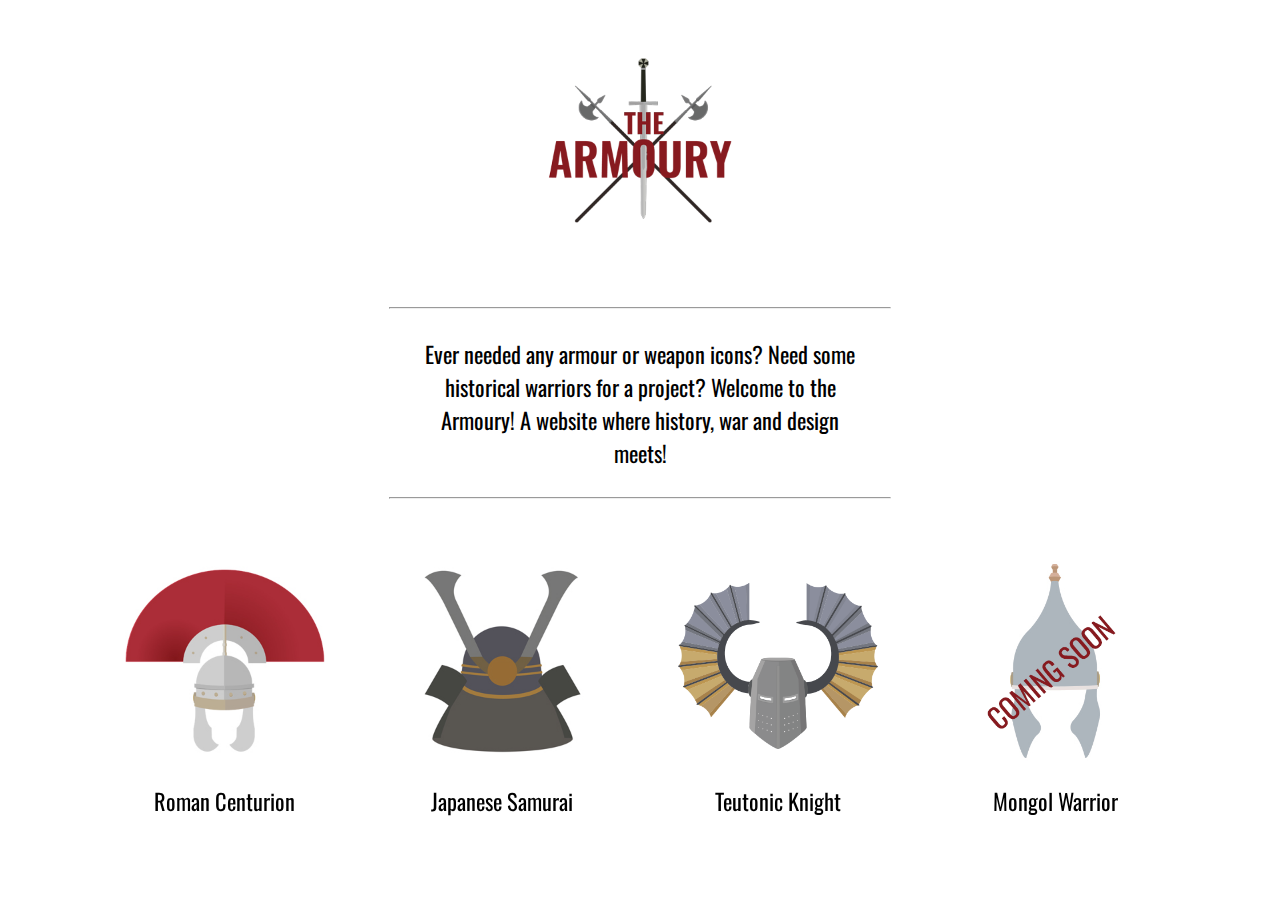
<file: index.html>
<!doctype html>

<html lang="en">
<head>
  <meta charset="utf-8">

  <title>The Armoury</title>
  <meta name="description" content="">
  <meta name="author" content="SitePoint">
  <meta name="viewport" content="width=device-width" />

  <link rel="stylesheet" href="style.css">
  <link href="https://fonts.googleapis.com/css?family=Oswald:300,400" rel="stylesheet">
  <!--[if lt IE 9]>
    <script src="https://cdnjs.cloudflare.com/ajax/libs/html5shiv/3.7.3/html5shiv.js"></script>
  <![endif]-->
</head>

<body>
    
    <div id="logo"><img src="images/logo.png"></div>
    <hr/>
    <p id="intro">Ever needed any armour or weapon icons? Need some historical warriors for a project? Welcome to the Armoury! A website where history, war and design meets! </p>
    <hr/>
  <div id="container">
      
      <div class="icon"><a href="roman.html"><img class="hvr-bob" src="images/roman_one.jpg"><p>Roman Centurion</p></a></div>
      <div class="icon"><a href="samurai.html"><img class="hvr-bob" src="images/japan_one.jpg"><p>Japanese Samurai</p></a></div>
      <div class="icon"><a href="teutonic.html"><img class="hvr-bob" src="images/teuton_one.png"><p>Teutonic Knight</p></a></div>
      <div class="icon"><img class="hvr-bob" src="images/celt_one.png"><p>Mongol Warrior</p></div>
    </div>
    
    
    
</body>
</html>
</file>
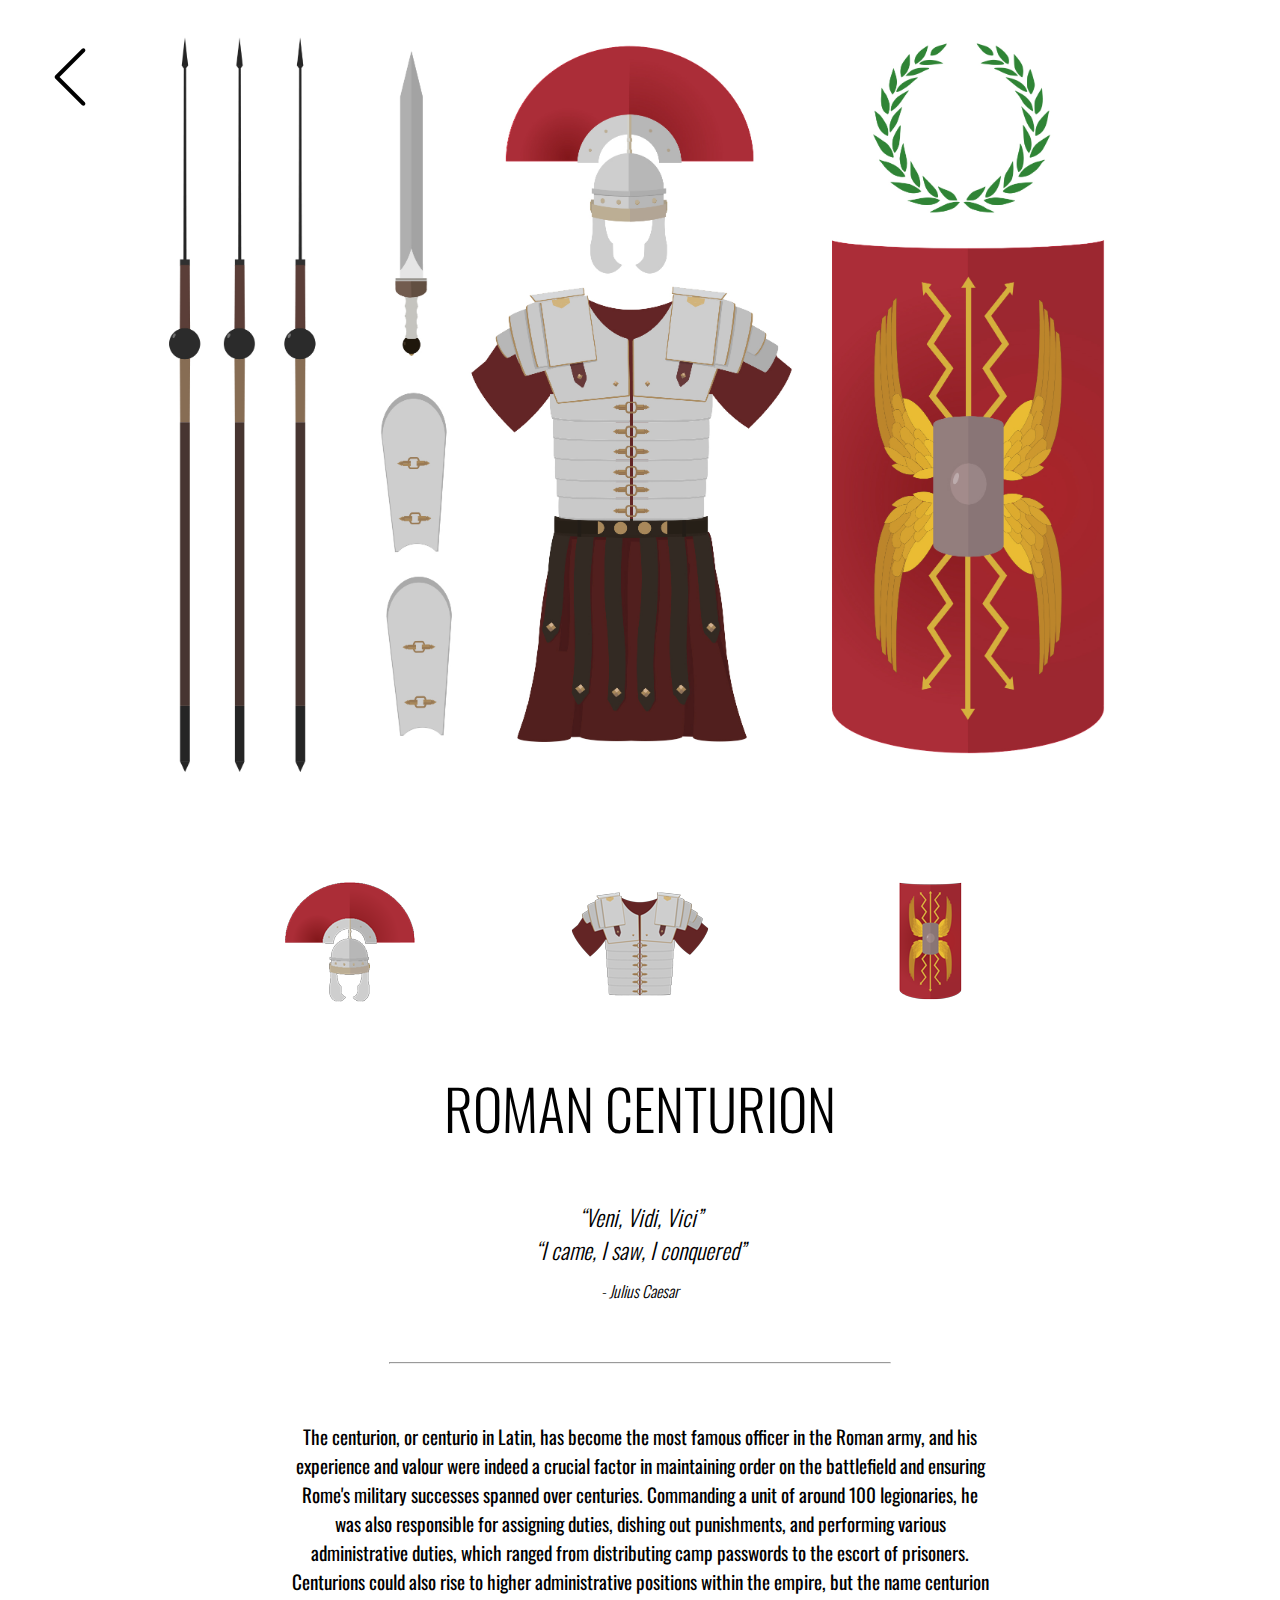
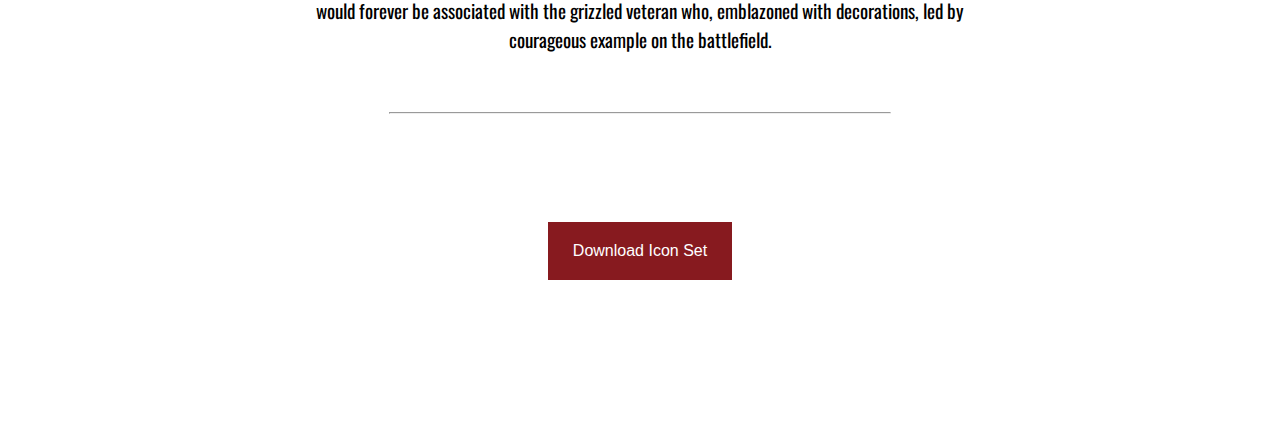
<file: roman.html>
<!doctype html>

<html lang="en">
<head>
  <meta charset="utf-8">

  <title>The Armoury</title>
  <meta name="description" content="">
  <meta name="author" content="SitePoint">

  <link rel="stylesheet" href="style.css">
  <link href="https://fonts.googleapis.com/css?family=Oswald:300,400" rel="stylesheet">
  <!--[if lt IE 9]>
    <script src="https://cdnjs.cloudflare.com/ajax/libs/html5shiv/3.7.3/html5shiv.js"></script>
  <![endif]-->
</head>

<body>
    <a href="index.html"><div id="back"></div></a> 
    <a target="_blank" href="images/roman_two.jpg"><div class="big_icon"><img src="images/roman_two.jpg"></div></a>
    <div class="container_two">
      <div class="icon_two"><a target="_blank" href="images/roman_detail_one.png"><img class="hvr-bob" src="images/roman_detail_one_icon.png"></a></div>
      <div class="icon_two"><a target="_blank" href="images/roman_detail_two.png"><img class="hvr-bob" src="images/roman_detail_two_icon.png"></a></div>
      <div class="icon_two"><a target="_blank" href="images/roman_detail_three.png"><img class="hvr-bob" src="images/roman_detail_three_icon.png"></a></div>
      
    </div>
    <h1>Roman Centurion</h1>
    <div class="quote">
    <h4>&ldquo;Veni, Vidi, Vici&rdquo;</h4>
    <h4>&ldquo;I came, I saw, I conquered&rdquo;</h4>
    <h5>- Julius Caesar</h5>
    </div>
    <hr class="divider">
    <p class="info">The centurion, or centurio in Latin, has become the most famous officer in the Roman army, and his experience and valour were indeed a crucial factor in maintaining order on the battlefield and ensuring Rome's military successes spanned over centuries. Commanding a unit of around 100 legionaries, he was also responsible for assigning duties, dishing out punishments, and performing various administrative duties, which ranged from distributing camp passwords to the escort of prisoners. Centurions could also rise to higher administrative positions within the empire, but the name centurion would forever be associated with the grizzled veteran who, emblazoned with decorations, led by courageous example on the battlefield.</p>
    <hr class="divider">
    
    <div class="button"><a href="images/roman_two.jpg" download><button class="btn">Download Icon Set</button></a></div>
    
    <div class="space"></div>
    
    
</body>
</html>
</file>
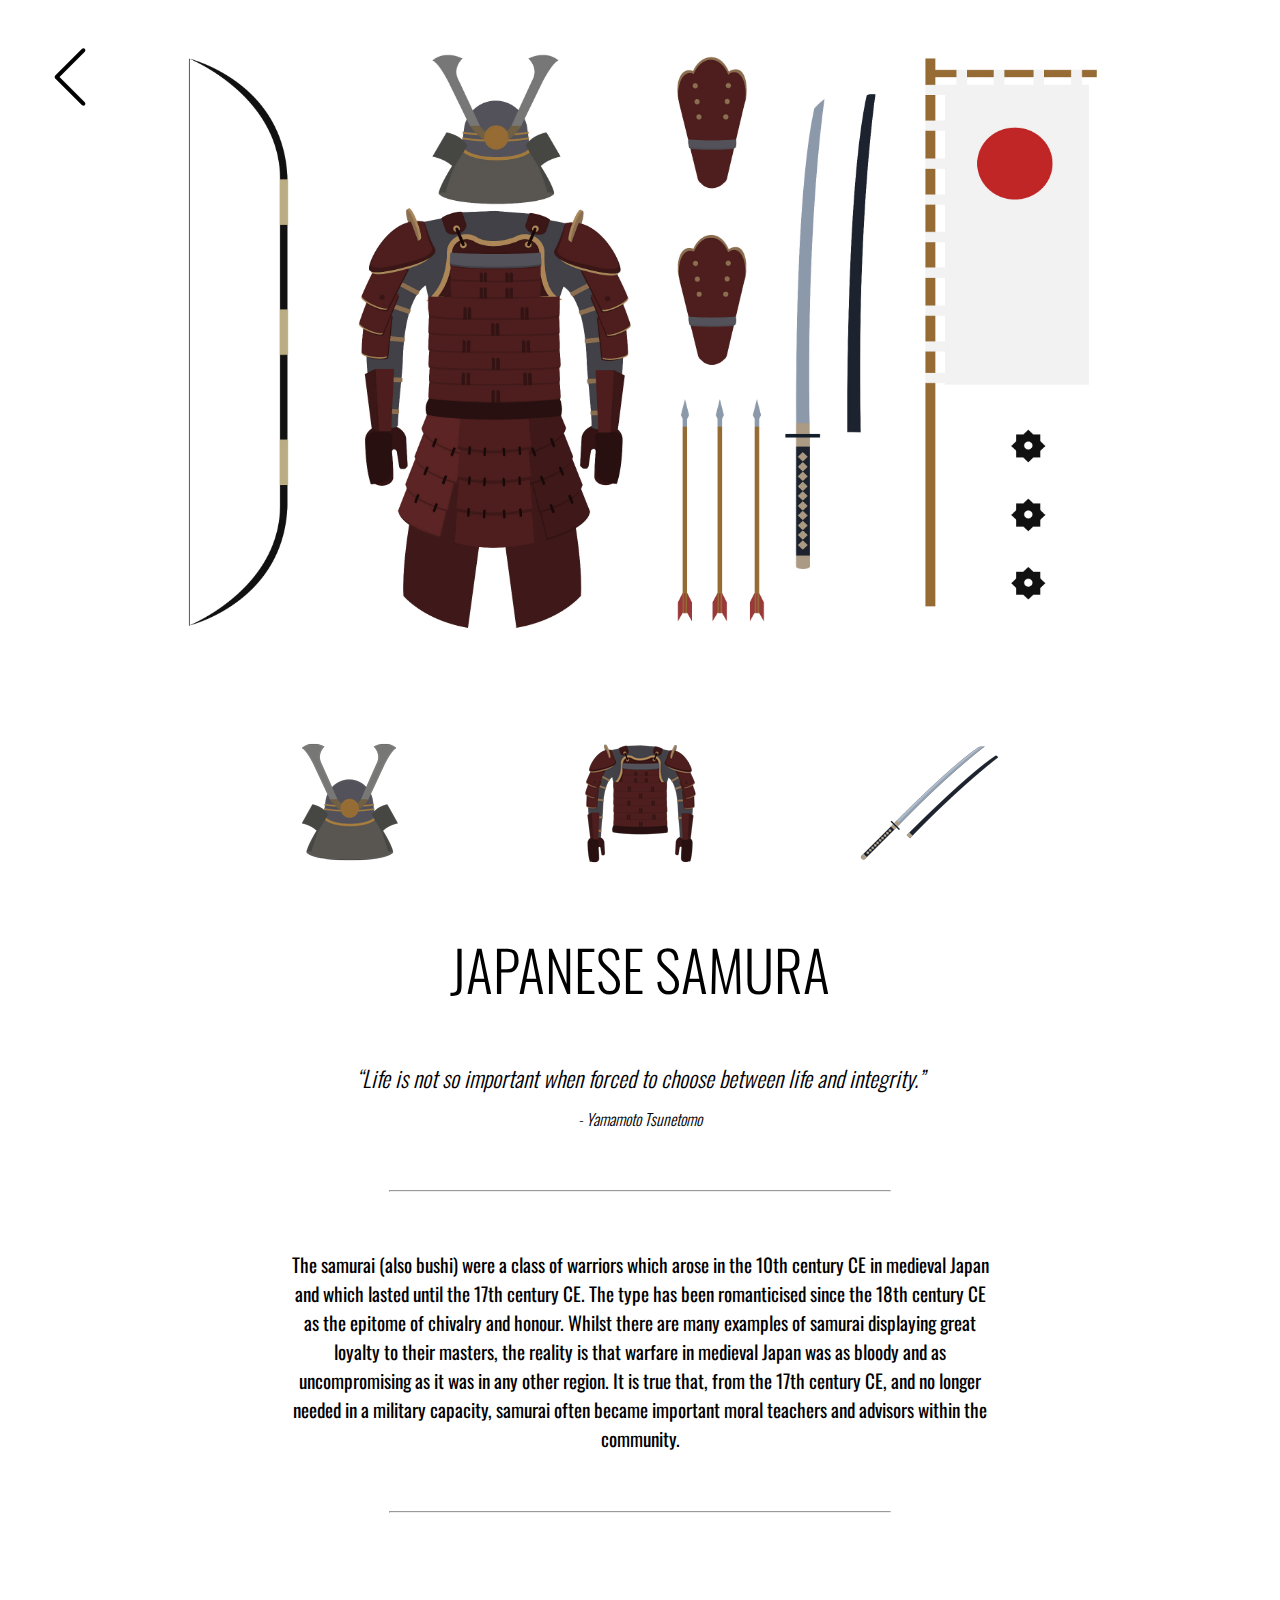
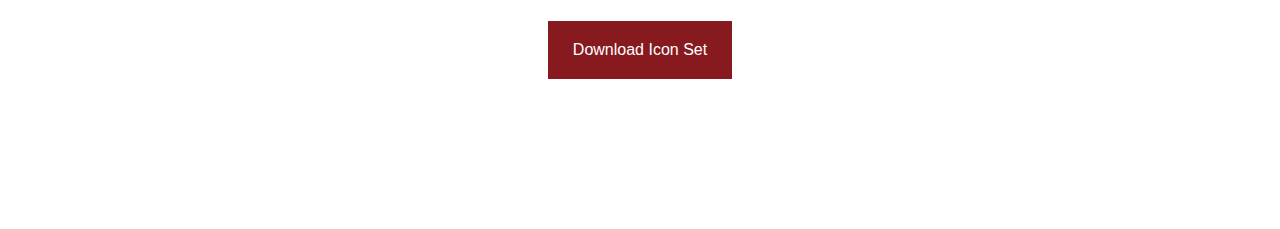
<file: samurai.html>
<!doctype html>

<html lang="en">
<head>
  <meta charset="utf-8">

  <title>The Armoury</title>
  <meta name="description" content="">
  <meta name="author" content="SitePoint">

  <link rel="stylesheet" href="style.css">
  <link href="https://fonts.googleapis.com/css?family=Oswald:300,400" rel="stylesheet">
  <!--[if lt IE 9]>
    <script src="https://cdnjs.cloudflare.com/ajax/libs/html5shiv/3.7.3/html5shiv.js"></script>
  <![endif]-->
</head>

<body>
    
    <a href="index.html"><div id="back"></div></a> 
  <a target="_blank" href="images/samurai_two.jpg"><div class="big_icon"><img src="images/samurai_two.jpg"></div></a>
    <div class="container_two">
      <div class="icon_two"><a target="_blank" href="images/samurai_detail_one.png"><img class="hvr-bob" src="images/samurai_detail_one_icon.png"></a></div>
      <div class="icon_two"><a target="_blank" href="images/samurai_detail_two.png"><img class="hvr-bob" src="images/samurai_detail_two_icon.png"></a></div>
      <div class="icon_two"><a target="_blank" href="images/samurai_detail_three.png"><img class="hvr-bob" src="images/samurai_detail_three_icon.png"></a></div>
      
    </div>
    <h1>Japanese Samura</h1>
    <div class="quote">
    <h4>&ldquo;Life is not so important when forced 
to choose between life and integrity.&rdquo;</h4>
    
    <h5> - Yamamoto Tsunetomo</h5>
    </div>
    <hr class="divider">
    <p class="info">The samurai (also bushi) were a class of warriors which arose in the 10th century CE in medieval Japan and which lasted until the 17th century CE. The type has been romanticised since the 18th century CE as the epitome of chivalry and honour. Whilst there are many examples of samurai displaying great loyalty to their masters, the reality is that warfare in medieval Japan was as bloody and as uncompromising as it was in any other region. It is true that, from the 17th century CE, and no longer needed in a military capacity, samurai often became important moral teachers and advisors within the community.</p>
    <hr class="divider">
    
    <div class="button"><a href="images/samurai_two.jpg" download><button class="btn">Download Icon Set</button></a></div>
    
    <div class="space"></div>
</body>
</html>
</file>
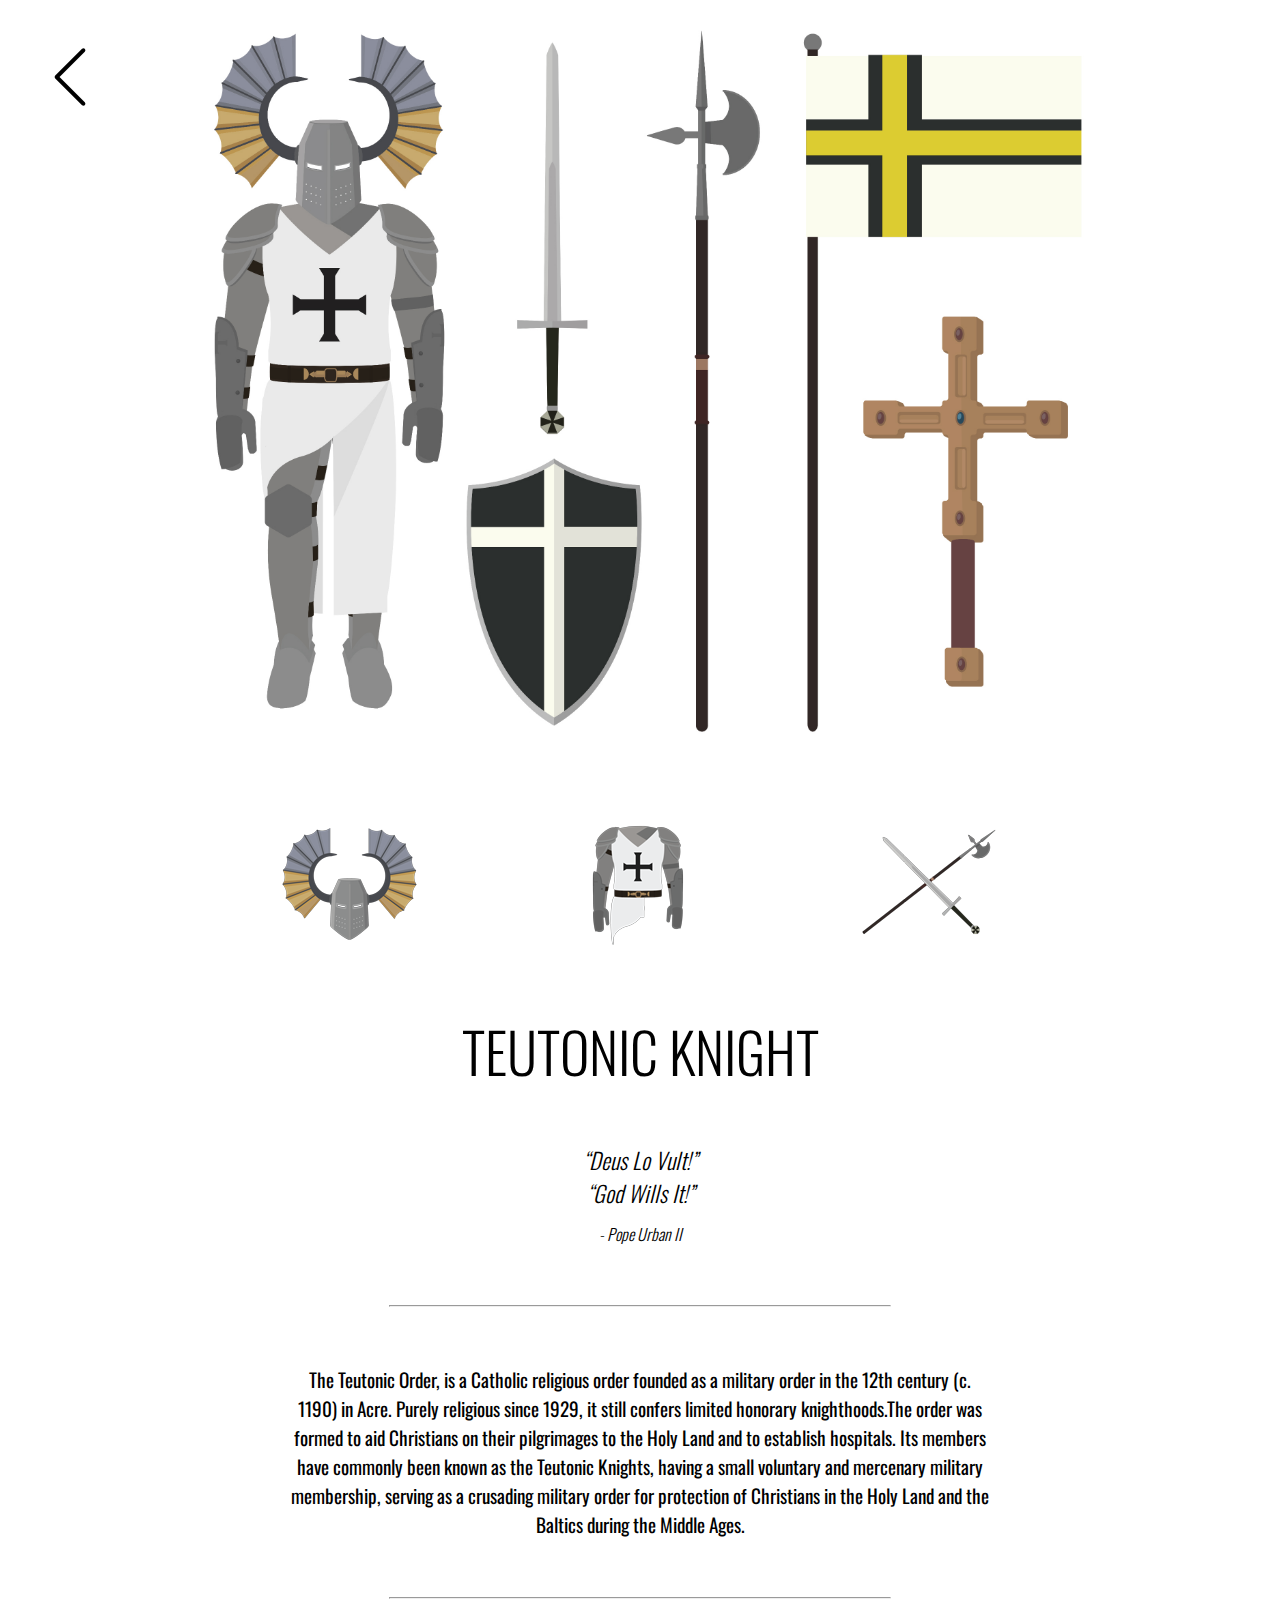
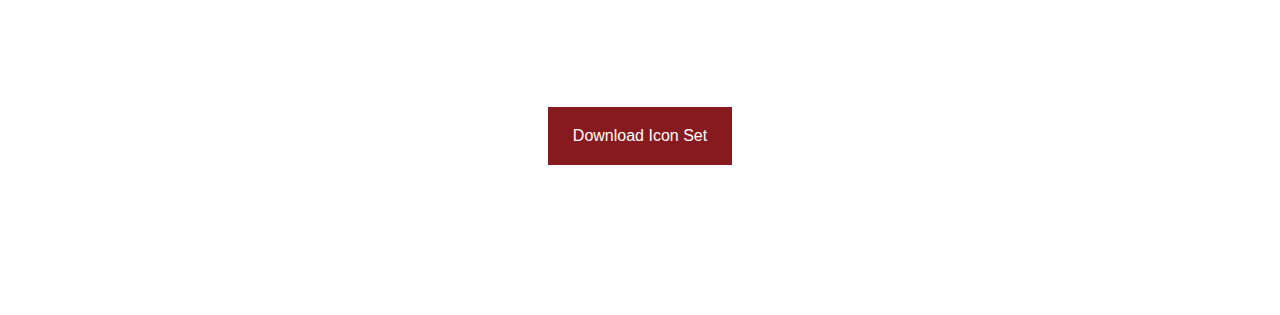
<file: teutonic.html>
<!doctype html>

<html lang="en">
<head>
  <meta charset="utf-8">

  <title>The Armoury</title>
  <meta name="description" content="">
  <meta name="author" content="SitePoint">

  <link rel="stylesheet" href="style.css">
  <link href="https://fonts.googleapis.com/css?family=Oswald:300,400" rel="stylesheet">
  <!--[if lt IE 9]>
    <script src="https://cdnjs.cloudflare.com/ajax/libs/html5shiv/3.7.3/html5shiv.js"></script>
  <![endif]-->
</head>

<body>
    <a href="index.html"><div id="back"></div></a> 
  <a target="_blank" href="images/teutonic_two.jpg"><div class="big_icon"><img src="images/teutonic_two.jpg"></div></a>
    <div class="container_two">
      <div class="icon_two"><a target="_blank" href="images/teuton_detail_one.png"><img class="hvr-bob" src="images/teuton_detail_one_icon.png"></a></div>
      <div class="icon_two"><a target="_blank" href="images/teuton_detail_two.png"><img class="hvr-bob" src="images/teuton_detail_two_icon.png"></a></div>
      <div class="icon_two"><a target="_blank" href="images/teuton_detail_three.png"><img class="hvr-bob" src="images/teuton_detail_three_icon.png"></a></div>
      
    </div>
    <h1>Teutonic Knight</h1>
    <div class="quote">
    <h4>&ldquo;Deus Lo Vult!&rdquo;</h4>
    <h4>&ldquo;God Wills It!&rdquo;</h4>
    <h5> - Pope Urban II</h5>
    </div>
    <hr class="divider">
    <p class="info">The Teutonic Order, is a Catholic religious order founded as a military order in the 12th century (c. 1190) in Acre. Purely religious since 1929, it still confers limited honorary knighthoods.The order was formed to aid Christians on their pilgrimages to the Holy Land and to establish hospitals. Its members have commonly been known as the Teutonic Knights, having a small voluntary and mercenary military membership, serving as a crusading military order for protection of Christians in the Holy Land and the Baltics during the Middle Ages.</p>
    <hr class="divider">
    
    <div class="button"><a href="images/teutonic_two.jpg" download><button class="btn">Download Icon Set</button></a></div>
    
    <div class="space"></div>
</body>
</html>
</file>
<file: style.css>
body{
    width: 100%;
    margin: 0;
}

#logo{
    padding: 50px 0 70px; 
}

#logo img{
    width: 200px;
    margin: 0 auto;
    display: block;
}

#intro{
    width: 430px;
    text-align: center;
    margin: 0 auto;
    padding: 20px 0;
}

hr{
    display: block;
    margin-top: 0.5em;
    margin-bottom: 0.5em;
    margin-left: auto;
    margin-right: auto;
    border-style: inset;
    border-width: 2px solid black;
    width: 500px;
    color: black;
}



.icon{
    display: block;
    float: left;
    padding: 5%;
    
}

.icon img{
    width: 200px;
}

p{
    text-align: center;
    font-family: 'Oswald', sans-serif;
    font-size: 1.4em;
}

.icon:hover p{
    color: #871a1f;
}

h1{
    text-align: center;
    font-family: 'Oswald', sans-serif;
    font-size: 3.5em;
    font-weight: 300;
    text-transform: uppercase;
    margin: 0;
    padding: 0;
}

h4{
    text-align: center;
    font-family: 'Oswald', sans-serif;
    font-size: 1.4em;
    font-weight: 300;
    margin: 0;
    padding: 0;
    font-style: italic;
}

h5{
    text-align: center;
    font-family: 'Oswald', sans-serif;
    font-size: 1em;
    font-weight: 300;
    margin: 0;
    padding: 0;
    font-style: italic;
}


a {
  color: inherit; /* blue colors for links too */
  text-decoration: inherit; /* no underline */
}


/* Bob */
@-webkit-keyframes hvr-bob {
  0% {
    -webkit-transform: translateY(-8px);
    transform: translateY(-8px);
  }
  50% {
    -webkit-transform: translateY(-4px);
    transform: translateY(-4px);
  }
  100% {
    -webkit-transform: translateY(-8px);
    transform: translateY(-8px);
  }
}
@keyframes hvr-bob {
  0% {
    -webkit-transform: translateY(-8px);
    transform: translateY(-8px);
  }
  50% {
    -webkit-transform: translateY(-4px);
    transform: translateY(-4px);
  }
  100% {
    -webkit-transform: translateY(-8px);
    transform: translateY(-8px);
  }
}
@-webkit-keyframes hvr-bob-float {
  100% {
    -webkit-transform: translateY(-8px);
    transform: translateY(-8px);
  }
}
@keyframes hvr-bob-float {
  100% {
    -webkit-transform: translateY(-8px);
    transform: translateY(-8px);
  }
}
.hvr-bob {
  display: inline-block;
  vertical-align: middle;
  -webkit-transform: perspective(1px) translateZ(0);
  transform: perspective(1px) translateZ(0);
  box-shadow: 0 0 1px transparent;
}
.hvr-bob:hover, .hvr-bob:focus, .hvr-bob:active {
  -webkit-animation-name: hvr-bob-float, hvr-bob;
  animation-name: hvr-bob-float, hvr-bob;
  -webkit-animation-duration: .3s, 1.5s;
  animation-duration: .3s, 1.5s;
  -webkit-animation-delay: 0s, .3s;
  animation-delay: 0s, .3s;
  -webkit-animation-timing-function: ease-out, ease-in-out;
  animation-timing-function: ease-out, ease-in-out;
  -webkit-animation-iteration-count: 1, infinite;
  animation-iteration-count: 1, infinite;
  -webkit-animation-fill-mode: forwards;
  animation-fill-mode: forwards;
  -webkit-animation-direction: normal, alternate;
  animation-direction: normal, alternate;
}






/*----------------------------------------------ROMAN PAGE------------------------------------------------------*/

.big_icon img{
    width: 80%;
    margin: 0 auto;
    display: block;
}

.quote{
    padding: 4% 0;
    
}

.quote h5{
    padding-top: 1%;
    
}

#back{
    position: absolute;
    top: 5%;
    left: 3%;
    background-image: url(images/left_arrow_one.png);
    width: 64px;
    height: 64px;
}

#back:hover{
    background: url(images/left_arrow_two.png);
}

.icon_two{
    display: inline;
    float: left;
    padding: 3.5%;
    
}

.icon_two img{
    width: 200px;
    
}

.container_two{
    
	display: flex;
	display: -webkit-flex;
	justify-content: center;
	align-items: center;
}

.info{
    width: 700px;
    text-align: center;
    padding: 50px 0;
    font-size: 1.2em;
    margin: 0 auto;
}

.space{
    padding-bottom: 150px;
}

.btn {
  background: #871a1f;
  background-image: -webkit-linear-gradient(top, #871a1f, #871a1f);
  background-image: -moz-linear-gradient(top, #871a1f, #871a1f);
  background-image: -ms-linear-gradient(top, #871a1f, #871a1f);
  background-image: -o-linear-gradient(top, #871a1f, #871a1f);
  background-image: linear-gradient(to bottom, #871a1f, #871a1f);
  -webkit-border-radius: 0;
  -moz-border-radius: 0;
  border-radius: 0px;
  font-family: Arial;
  color: #ffffff;
  font-size: 16px;
  padding: 20px 25px 20px 25px;
  text-decoration: none;
    border: 0;
        display: block;
    margin: 0 auto;
}

.btn:hover {
  background: #a8262c;
  text-decoration: none;
}

.button{
    padding-top: 100px;
}

@media only screen and (max-width: 1023px) {
  
      
      #container{
            
            position: absolute;
            top: 0;
            right: 0;
            bottom: 0;
            left: 0;
            /* display: flex; */
            /* display: -webkit-flex; */
            justify-content: center;
            align-items: center;
            padding-top: 500px;
            margin: 0 auto;
            width: 500px;
    }
    
      .icon{
            display: block;
            float: left;
            padding: 5%;
    
}
    
    .info {
    width: 450px;
    }
      
}

@media only screen and (min-width: 1024px) {
    
    #container{
    position: fixed !important;
	position: absolute;
	top:0;
	right:0;
	bottom:0;
	left:0;
	display: flex;
	display: -webkit-flex;
	justify-content: center;
	align-items: center;
    padding-top: 500px;
}
    
    .icon{
    display: block;
    float: left;
    padding: 3%;
    
}
    
}
</file>
